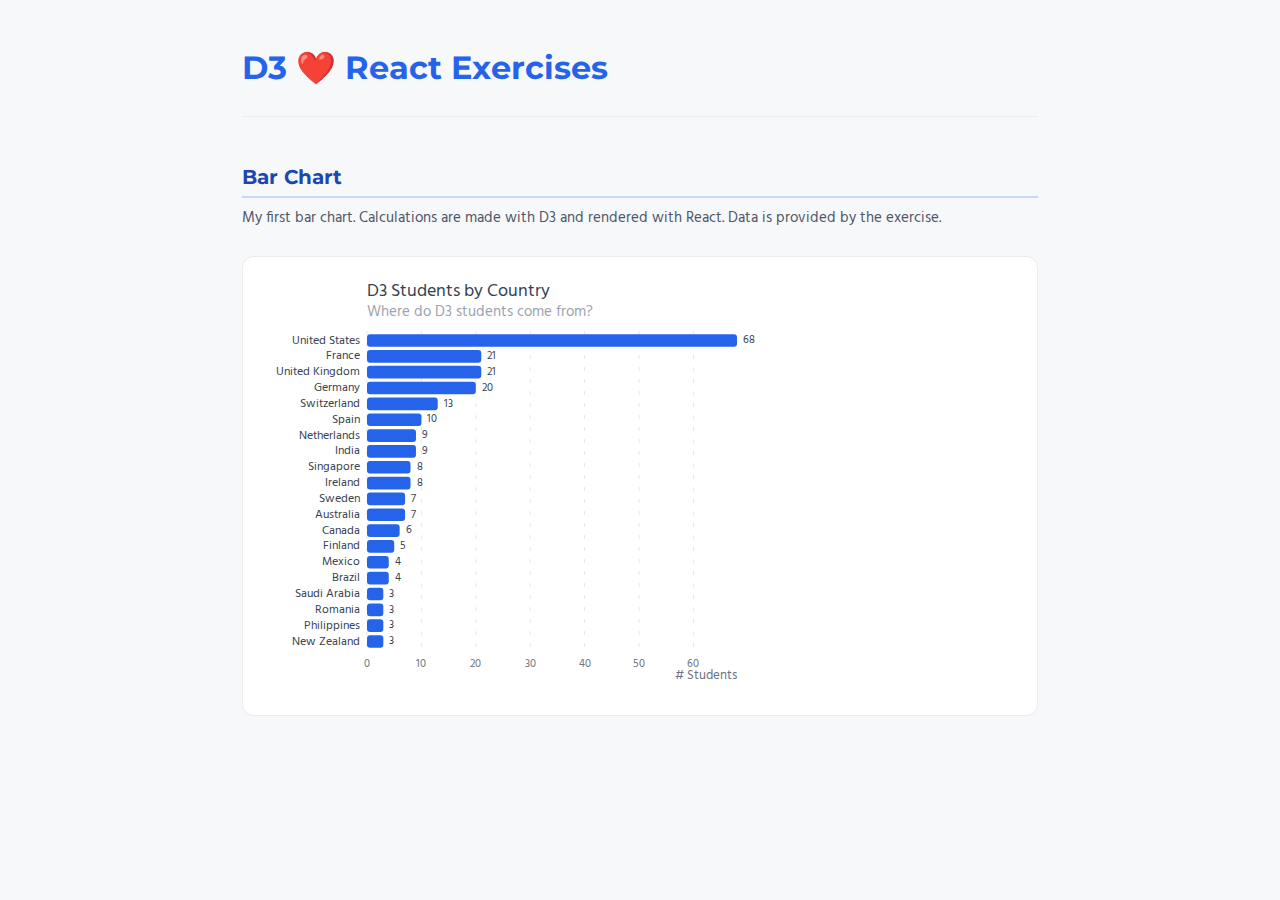
<file: D3-exercises/index.html>
<!doctype html>
<html lang="en">
  <head>
    <meta charset="UTF-8" />
    <link rel="icon" type="image/svg+xml" href="/d3-exercises/favicon.svg" />
    <meta name="viewport" content="width=device-width, initial-scale=1.0" />
    <title>D3 ❤️ React Exercises</title>
    <script type="module" crossorigin src="/d3-exercises/assets/index-BSuvZK0f.js"></script>
    <link rel="stylesheet" crossorigin href="/d3-exercises/assets/index-BTR-XMtD.css">
  </head>
  <body>
    <div id="root"></div>
  </body>
</html>
</file>
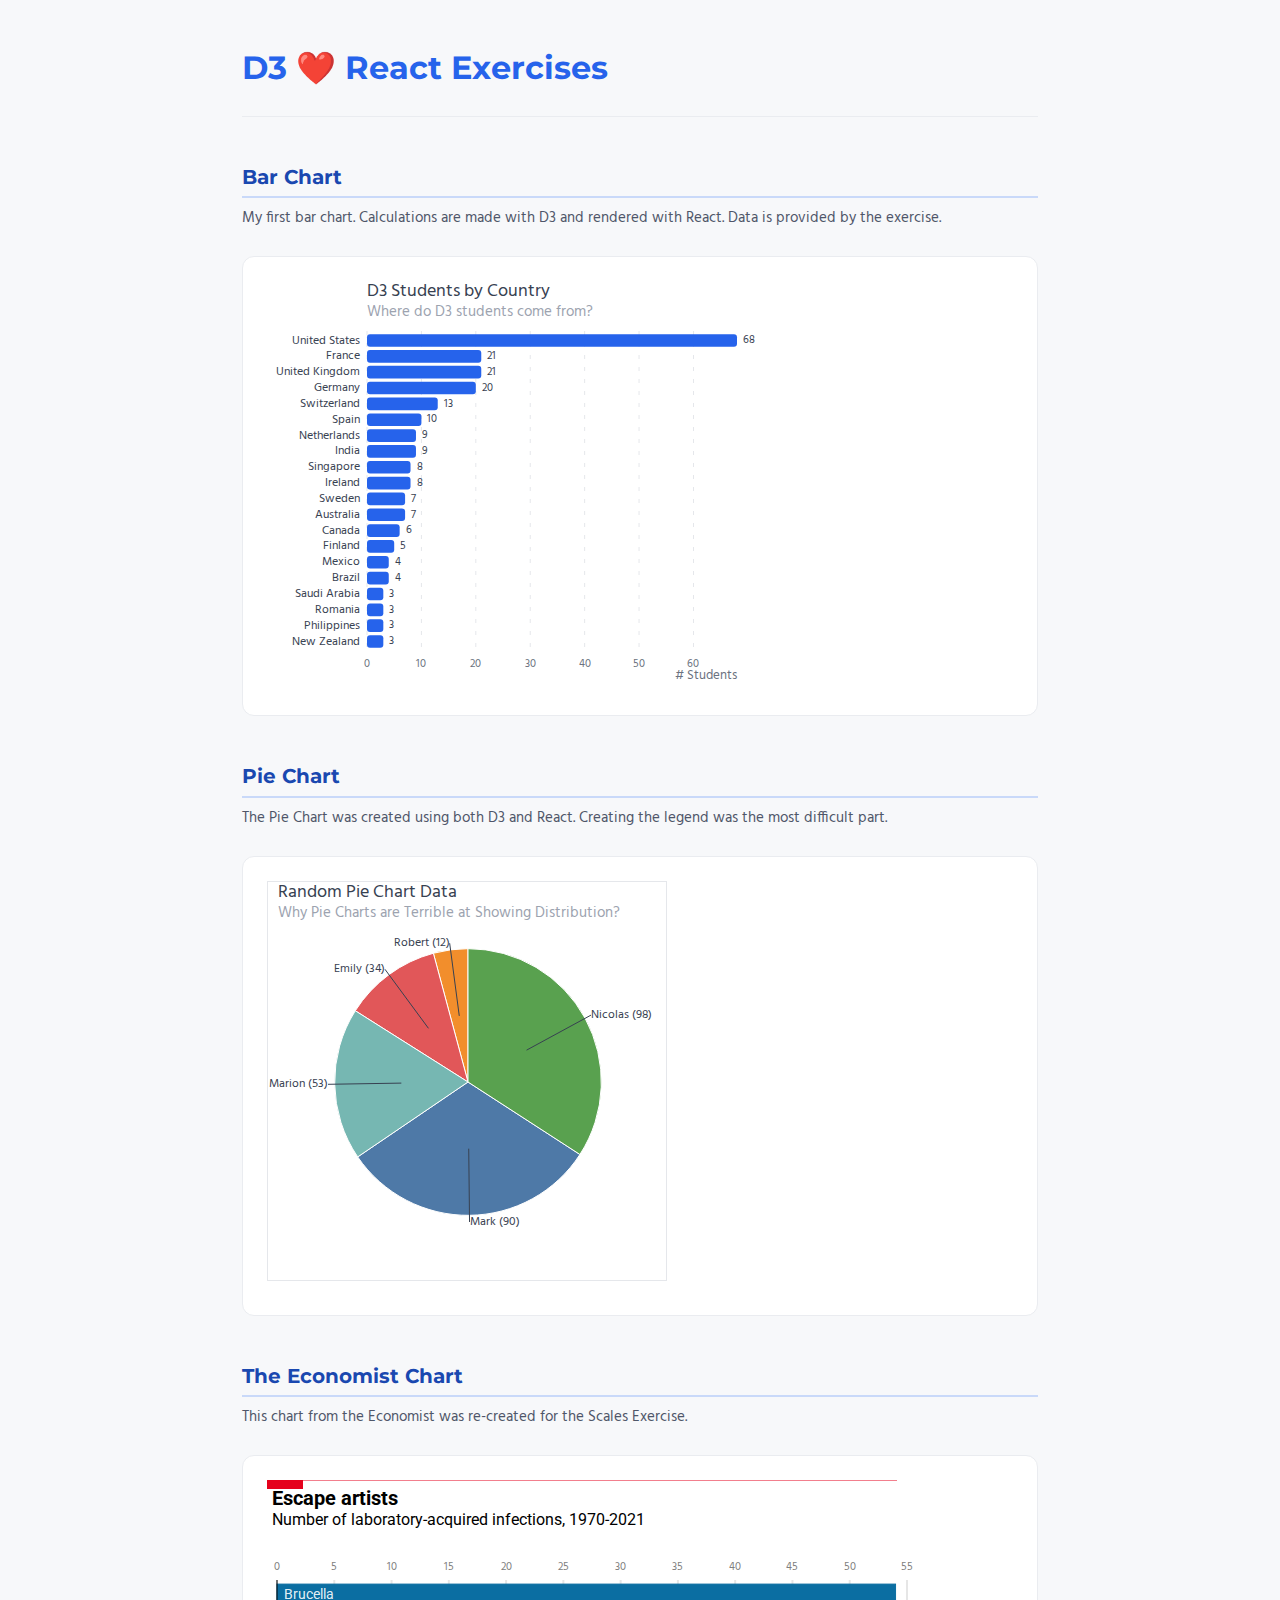
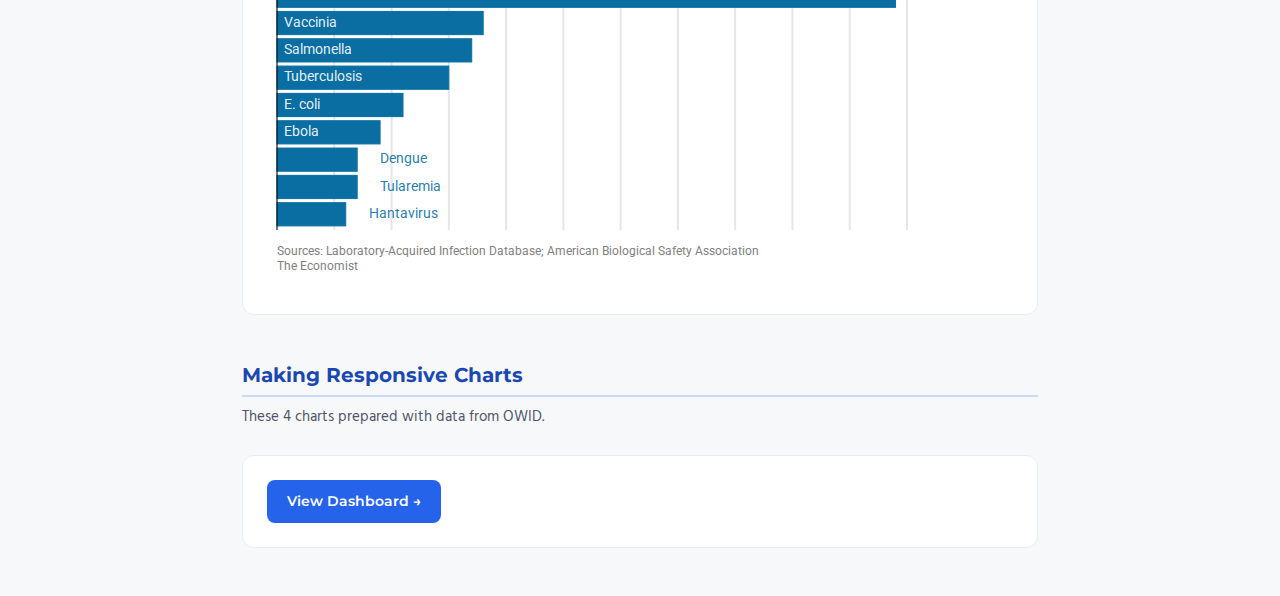
<file: d3-exercises/index.html>
<!doctype html>
<html lang="en">
  <head>
    <meta charset="UTF-8" />
    <link rel="icon" type="image/svg+xml" href="/d3-exercises/favicon.svg" />
    <meta name="viewport" content="width=device-width, initial-scale=1.0" />
    <title>D3 ❤️ React Exercises</title>
    <script type="module" crossorigin src="/d3-exercises/assets/index-BgrtrF9J.js"></script>
    <link rel="stylesheet" crossorigin href="/d3-exercises/assets/index-DbGGGv1l.css">
  </head>
  <body>
    <div id="root"></div>
  </body>
</html>
</file>
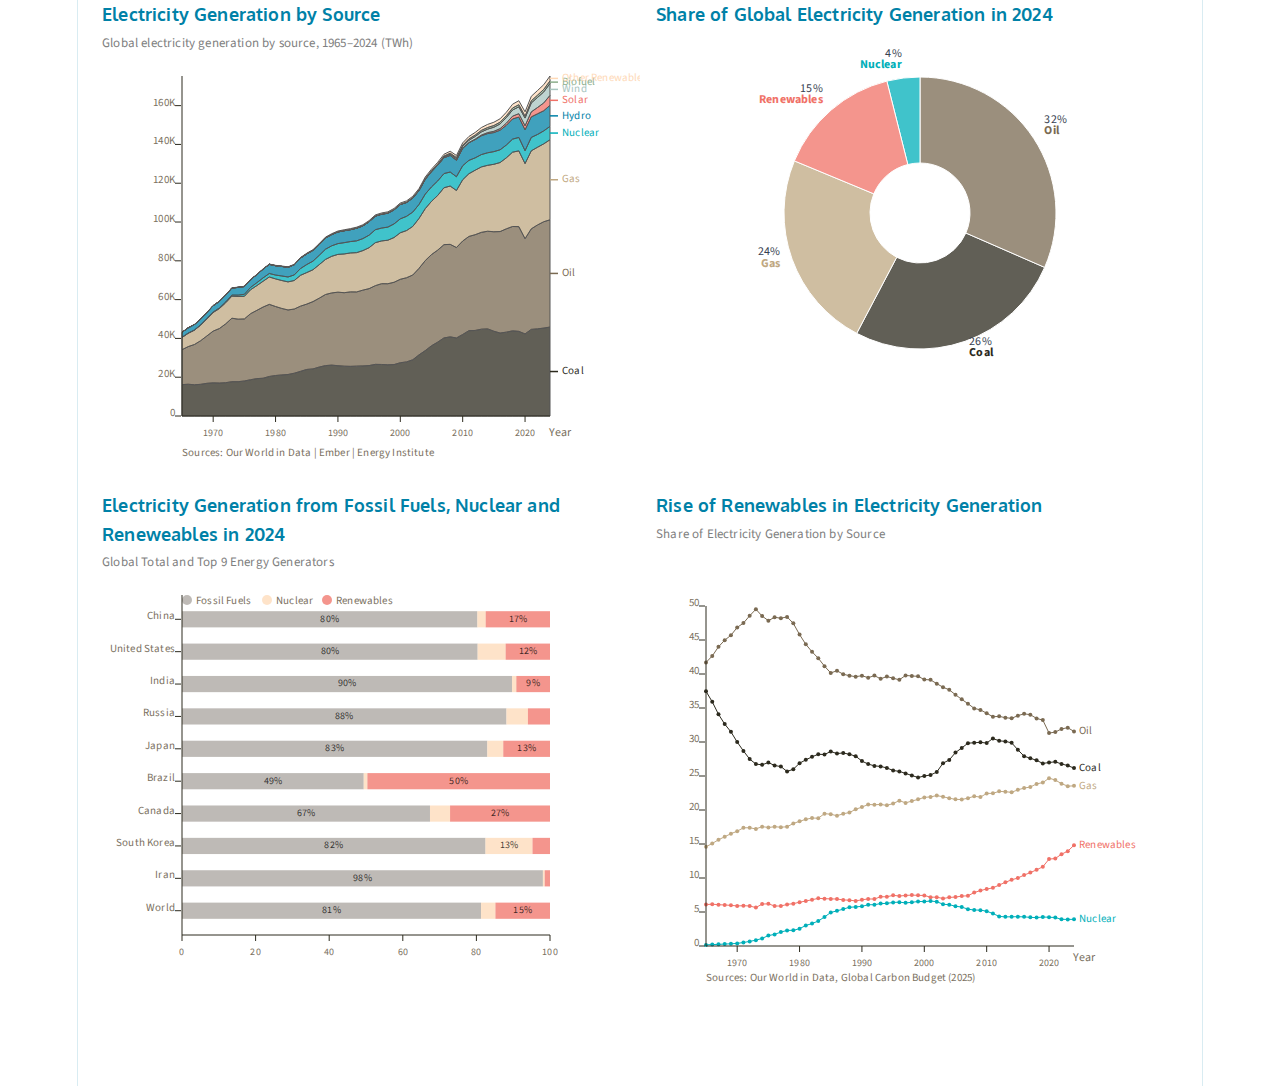
<file: responsive-chart/index.html>
<!doctype html>
<html lang="en">
  <head>
    <meta charset="UTF-8" />
    <link rel="icon" type="image/svg+xml" href="/responsive-chart/favicon.svg" />
    <meta name="viewport" content="width=device-width, initial-scale=1.0" />
    <title>responsive-chart</title>
    <script type="module" crossorigin src="/responsive-chart/assets/index-M_y_jUjB.js"></script>
    <link rel="stylesheet" crossorigin href="/responsive-chart/assets/index-D9XYPXOk.css">
  </head>
  <body>
    <div id="root"></div>
  </body>
</html>
</file>
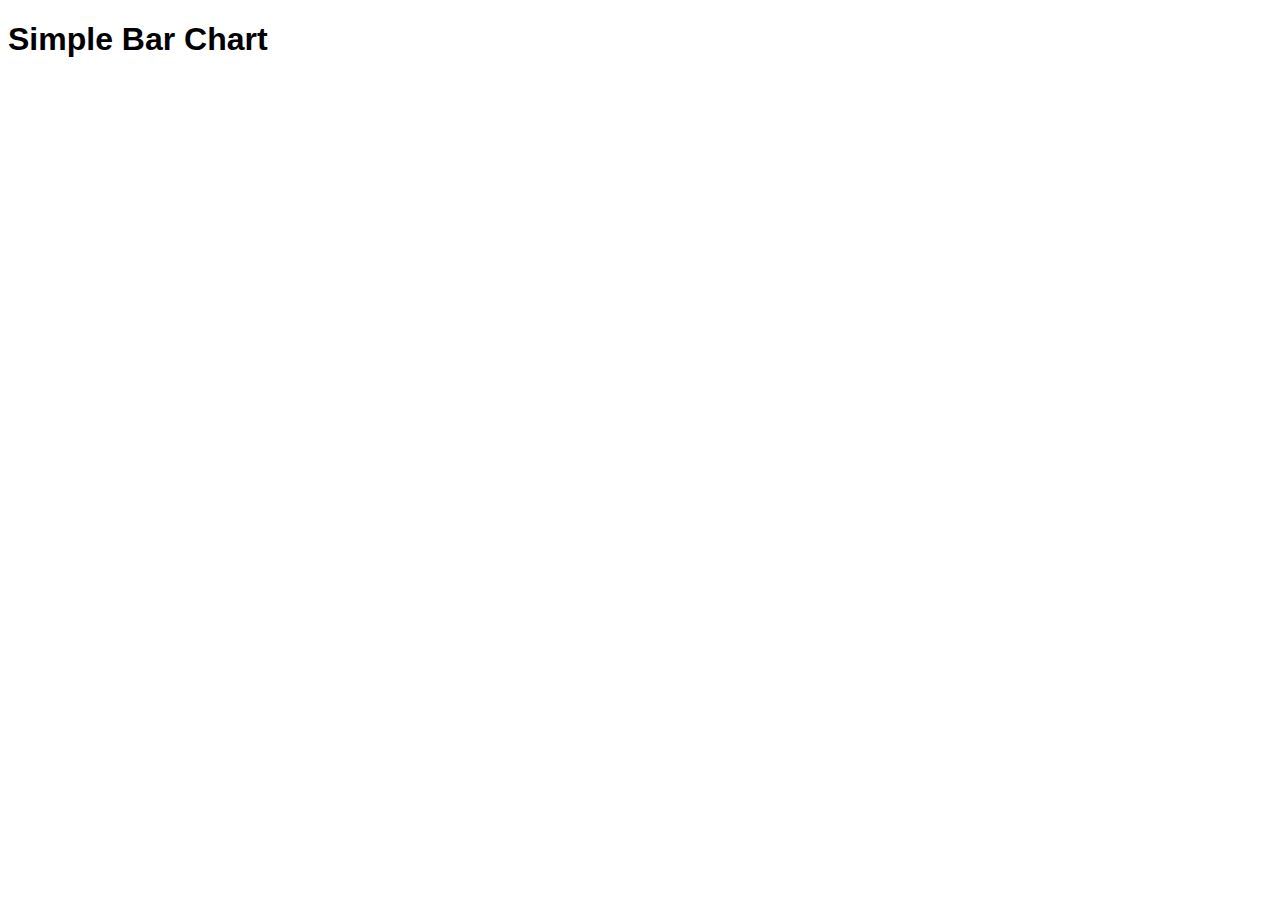
<file: AI_bar_chart.html>
<!DOCTYPE html>
<html lang="en">
<head>
  <meta charset="UTF-8" />
  <title>D3 Bar Chart</title>
  <script src="https://d3js.org/d3.v7.min.js"></script>
  <style>
    body {
      font-family: Arial, sans-serif;
    }
    .bar {
      fill: steelblue;
    }
    .bar:hover {
      fill: orange;
    }
    .axis text {
      font-size: 12px;
    }
  </style>
</head>
<body>

<h1>  Simple Bar Chart </h1>

<svg width="500" height="300"></svg>

<script>
const data = [
  { name: "A", value: 1 },
  { name: "B", value: 5 },
  { name: "C", value: 8 },
  { name: "D", value: 10 }
];

const svg = d3.select("svg");
const margin = { top: 20, right: 20, bottom: 40, left: 40 };
const width = +svg.attr("width") - margin.left - margin.right;
const height = +svg.attr("height") - margin.top - margin.bottom;

const chart = svg.append("g")
  .attr("transform", `translate(${margin.left},${margin.top})`);

// X scale
const x = d3.scaleBand()
  .domain(data.map(d => d.name))
  .range([0, width])
  .padding(0.3);

// Y scale
const y = d3.scaleLinear()
  .domain([0, d3.max(data, d => d.value)])
  .nice()
  .range([height, 0]);

// Bars
chart.selectAll(".bar")
  .data(data)
  .enter()
  .append("rect")
  .attr("class", "bar")
  .attr("x", d => x(d.name))
  .attr("y", d => y(d.value))
  .attr("width", x.bandwidth())
  .attr("height", d => height - y(d.value));

// X Axis
chart.append("g")
  .attr("transform", `translate(0, ${height})`)
  .call(d3.axisBottom(x));

// Y Axis
chart.append("g")
  .call(d3.axisLeft(y));
</script>

</body>
</html>
</file>
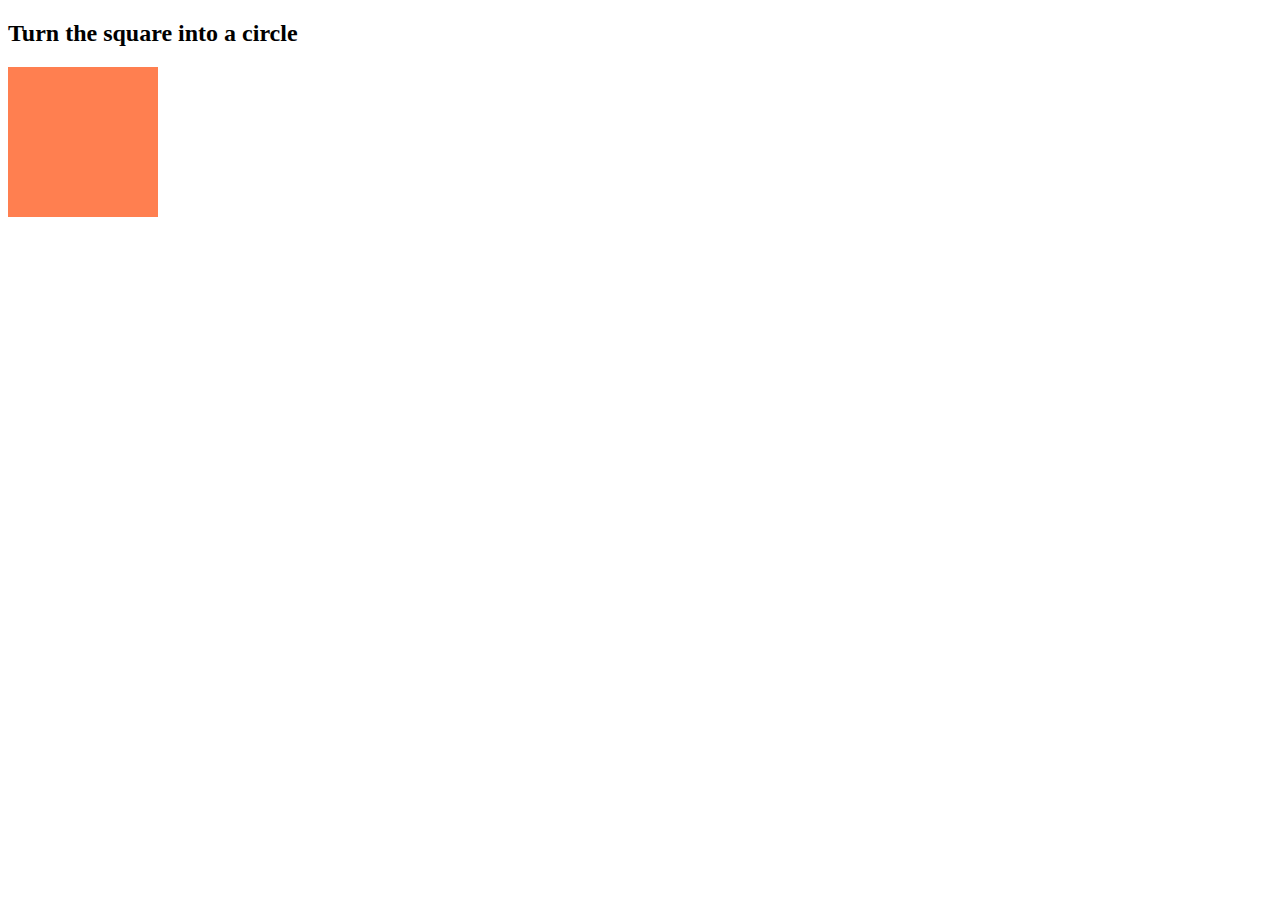
<file: Exercise.html>
<!DOCTYPE html>
<html>
  <body>
    <h2>Turn the square into a circle</h2>
    <div id="shape" style="width: 150px; height: 150px; background-color: coral;"></div>
    <div id="chart">  
    </div>

    <script src="exercises.js">
      
      // Select the #shape element and change its borderRadius to make it a circle
   
    </script>
  </body>
</html>
</file>
<file: d3-exercises/assets/index-BTR-XMtD.css>
@import "https://fonts.googleapis.com/css2?family=Montserrat:wght@400;500;600;700&family=Hind:wght@300;400;500&display=swap";:root{--blue-50:#eef3fd;--blue-100:#c9d9f9;--blue-200:#93b3f3;--blue-400:#2663eb;--blue-600:#1a48b0;--blue-800:#0f2d72;--blue-900:#071840;--gray-50:#f7f8fa;--gray-100:#eaecf0;--gray-200:#d0d4dc;--gray-400:#8a90a0;--gray-600:#4f5669;--gray-800:#262b38;--gray-900:#111420;--font-primary:"Montserrat", sans-serif;--font-secondary:"Hind", sans-serif}*,:before,:after{box-sizing:border-box;margin:0;padding:0}html{font-size:16px}body{font-family:var(--font-secondary);background-color:var(--gray-50);color:var(--gray-800);min-height:100vh;font-weight:400;line-height:1.7}#root{max-width:860px;margin:0 auto;padding:3rem 2rem}h1,h2,h3,h4{font-family:var(--font-primary);color:var(--gray-900);font-weight:700;line-height:1.25}h1{color:var(--blue-400);margin-bottom:.25rem;font-size:2rem}h2{border-bottom:2px solid var(--blue-100);color:var(--blue-600);margin-top:3rem;margin-bottom:.5rem;padding-bottom:.4rem;font-size:1.25rem}p{color:var(--gray-600);margin-bottom:1rem;font-size:.95rem}.chart-wrapper{border:1px solid var(--gray-100);background:#fff;border-radius:12px;margin-top:1.5rem;padding:1.5rem;overflow-x:auto}header{border-bottom:1px solid var(--gray-100);margin-bottom:1rem;padding-bottom:1.5rem}header p{font-family:var(--font-secondary);color:var(--gray-400);margin:0;font-size:.9rem}
</file>
<file: d3-exercises/assets/index-DbGGGv1l.css>
@import "https://fonts.googleapis.com/css2?family=Montserrat:wght@400;500;600;700&family=Hind:wght@300;400;500&family=Roboto:wght@400;500;700&display=swap";:root{--blue-50:#eef3fd;--blue-100:#c9d9f9;--blue-200:#93b3f3;--blue-400:#2663eb;--blue-600:#1a48b0;--blue-800:#0f2d72;--blue-900:#071840;--gray-50:#f7f8fa;--gray-100:#eaecf0;--gray-200:#d0d4dc;--gray-400:#8a90a0;--gray-600:#4f5669;--gray-800:#262b38;--gray-900:#111420;--font-primary:"Montserrat", sans-serif;--font-secondary:"Hind", sans-serif}*,:before,:after{box-sizing:border-box;margin:0;padding:0}html{font-size:16px}body{font-family:var(--font-secondary);background-color:var(--gray-50);color:var(--gray-800);min-height:100vh;font-weight:400;line-height:1.7}#root{max-width:860px;margin:0 auto;padding:3rem 2rem}h1,h2,h3,h4{font-family:var(--font-primary);color:var(--gray-900);font-weight:700;line-height:1.25}h1{color:var(--blue-400);margin-bottom:.25rem;font-size:2rem}h2{border-bottom:2px solid var(--blue-100);color:var(--blue-600);margin-top:3rem;margin-bottom:.5rem;padding-bottom:.4rem;font-size:1.25rem}p{color:var(--gray-600);margin-bottom:1rem;font-size:.95rem}.chart-wrapper{border:1px solid var(--gray-100);background:#fff;border-radius:12px;margin-top:1.5rem;padding:1.5rem;overflow-x:auto}header{border-bottom:1px solid var(--gray-100);margin-bottom:1rem;padding-bottom:1.5rem}header p{font-family:var(--font-secondary);color:var(--gray-400);margin:0;font-size:.9rem}
</file>
<file: responsive-chart/assets/index-D9XYPXOk.css>
@import "https://fonts.googleapis.com/css2?family=Oxygen:wght@300;400;700&family=Source+Sans+3:ital,wght@0,300;0,400;0,600;1,400&display=swap";:root{--blue:#0081a7;--teal:#00afb9;--background:#fdfcdc;--peach:#fed9b7;--coral:#f07167;--neutral:#a8a39d;--text:#2c2a1e;--text-muted:#7a7060;--border:#0081a726;--bg:var(--background);--heading:"Oxygen", sans-serif;--sans:"Source Sans 3", sans-serif;--mono:ui-monospace, Consolas, monospace;font:17px/1.6 var(--sans);letter-spacing:.01em;color:var(--text);background:var(--bg);text-rendering:optimizelegibility;-webkit-font-smoothing:antialiased;-moz-osx-font-smoothing:grayscale}*,:before,:after{box-sizing:border-box}body{background:#fff;margin:0}#root{border-inline:1px solid var(--border);flex-direction:column;width:1126px;max-width:100%;min-height:100svh;margin:0 auto;padding:0 24px 80px;display:flex}h1,h2,h3{font-family:var(--heading);color:var(--text);margin:0}h1{letter-spacing:-.03em;font-size:48px;font-weight:700;line-height:1.1}@media (width<=1024px){h1{font-size:32px}}p{color:var(--text-muted);margin:0}code{font-family:var(--mono);background:var(--peach);color:var(--text);border-radius:4px;padding:3px 7px;font-size:14px}.page-header{border-bottom:1px solid var(--border);margin-bottom:48px;padding:48px 0 32px}.page-header p{color:var(--text-muted);margin-top:8px;font-size:16px}.category-heading{font-family:var(--heading);letter-spacing:.12em;text-transform:uppercase;color:var(--teal);border-left:3px solid var(--teal);margin:56px 0 24px;padding:4px 0 4px 12px;font-size:11px;font-weight:700}.day-title{font-family:var(--heading);color:var(--text);margin:0 0 4px;font-size:22px;font-weight:700}.day-title span{color:var(--coral)}.chart-section{background:var(--background);border:1px solid var(--border);border-radius:12px;margin-bottom:32px;padding:32px}.chart-section p{color:var(--text-muted);margin-top:16px;font-size:14px;line-height:1.5}svg text{font-family:var(--sans);fill:var(--text-muted)}@media (width<=768px){#root{padding:0 16px 48px}.chart-section{padding:20px 16px}}.dashboard-grid{grid-template-columns:1fr 1fr;gap:16px;display:grid}@media (width<=768px){.dashboard-grid{grid-template-columns:1fr}}
</file>
